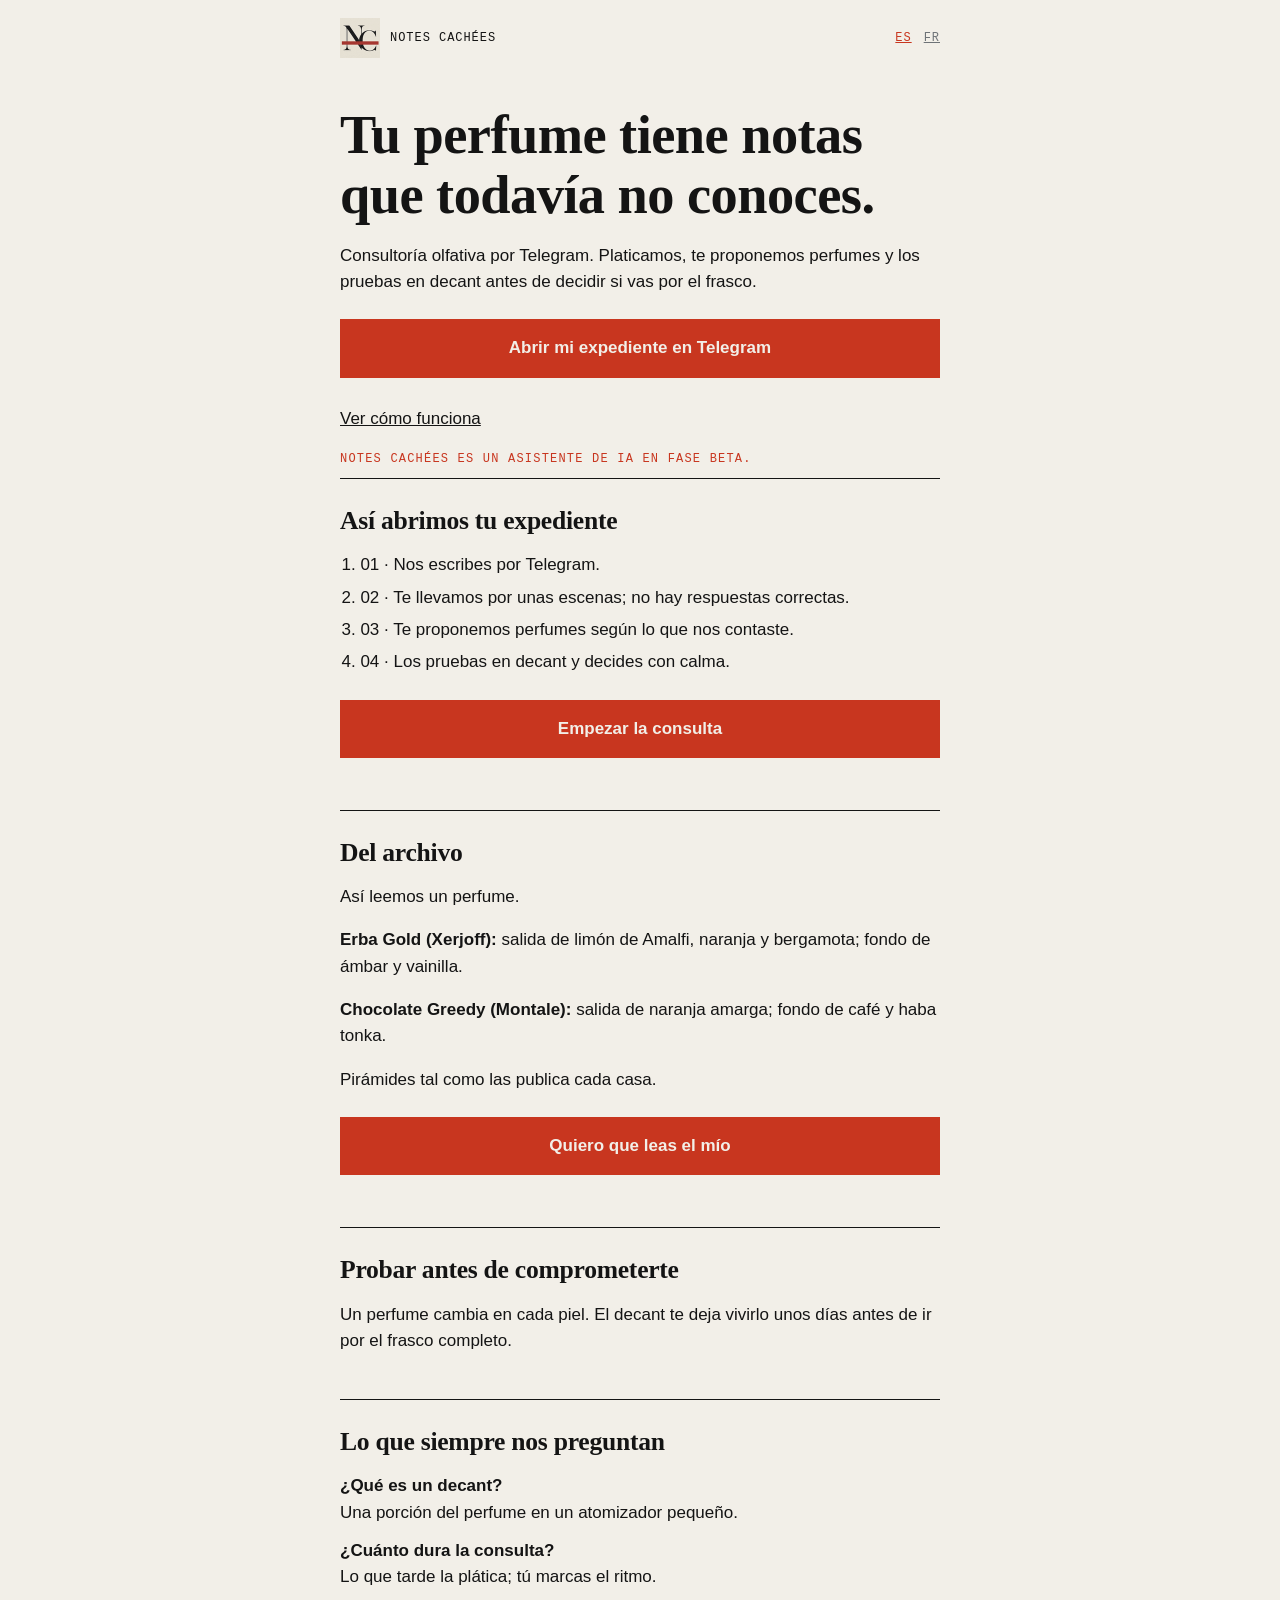
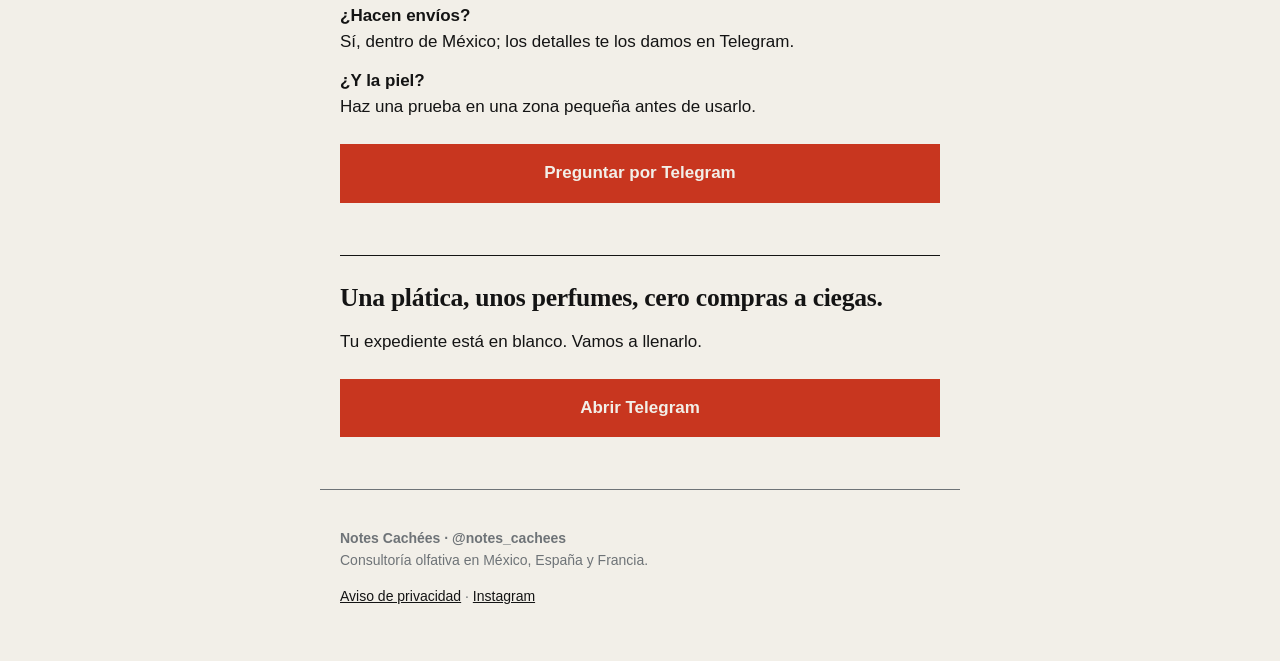
<file: index.html>
<!doctype html><html lang="es-MX"><head><meta charset="utf-8"><meta name="viewport" content="width=device-width,initial-scale=1"><title>Notes Cachées</title><meta name="description" content="Consultoría olfativa por Telegram. Platicamos, te proponemos perfumes y los pruebas en decant antes de decidir si vas por el frasco."><link rel="icon" type="image/png" sizes="32x32" href="favicon-32.png"><link rel="apple-touch-icon" href="apple-touch-icon.png">
<meta property="og:type" content="website"><meta property="og:site_name" content="Notes Cachées"><meta property="og:locale" content="es_MX"><meta property="og:url" content="https://eherrador.github.io/notes-cachees/"><meta property="og:title" content="Tu perfume tiene notas que todavía no conoces."><meta property="og:description" content="Consultoría olfativa por Telegram. Platicamos, te proponemos perfumes y los pruebas en decant antes de decidir si vas por el frasco."><meta property="og:image" content="https://eherrador.github.io/notes-cachees/og.png"><meta property="og:image:width" content="1200"><meta property="og:image:height" content="630"><meta property="og:image:alt" content="Notes Cachées"><meta name="twitter:card" content="summary_large_image"><meta name="twitter:title" content="Tu perfume tiene notas que todavía no conoces."><meta name="twitter:description" content="Consultoría olfativa por Telegram. Platicamos, te proponemos perfumes y los pruebas en decant antes de decidir si vas por el frasco."><meta name="twitter:image" content="https://eherrador.github.io/notes-cachees/og.png">
<link rel="stylesheet" href="style.css"></head><body>
<header><span class="brand"><img src="nc-80.png" width="40" height="40" alt="">Notes Cachées</span><nav><a href="./" aria-current="page">ES</a><a href="fr/" hreflang="fr">FR</a></nav></header>
<main>
<h1>Tu perfume tiene notas que todavía no conoces.</h1><p>Consultoría olfativa por Telegram. Platicamos, te proponemos perfumes y los pruebas en decant antes de decidir si vas por el frasco.</p><a class="cta" href="https://t.me/notes_cachees_bot">Abrir mi expediente en Telegram</a><a class="cta2" href="#como">Ver cómo funciona</a>
<p class="tag">Notes Cachées es un asistente de IA en fase beta.</p>
<section id="como"><h2>Así abrimos tu expediente</h2><ol><li>01 · Nos escribes por Telegram.</li><li>02 · Te llevamos por unas escenas; no hay respuestas correctas.</li><li>03 · Te proponemos perfumes según lo que nos contaste.</li><li>04 · Los pruebas en decant y decides con calma.</li></ol><a class="cta" href="https://t.me/notes_cachees_bot">Empezar la consulta</a></section>
<section><h2>Del archivo</h2><p>Así leemos un perfume.</p><p><b>Erba Gold (Xerjoff):</b> salida de limón de Amalfi, naranja y bergamota; fondo de ámbar y vainilla.</p><p><b>Chocolate Greedy (Montale):</b> salida de naranja amarga; fondo de café y haba tonka.</p><p>Pirámides tal como las publica cada casa.</p><a class="cta" href="https://t.me/notes_cachees_bot">Quiero que leas el mío</a></section>
<section><h2>Probar antes de comprometerte</h2><p>Un perfume cambia en cada piel. El decant te deja vivirlo unos días antes de ir por el frasco completo.</p></section>
<section><h2>Lo que siempre nos preguntan</h2><dl><dt>¿Qué es un decant?</dt><dd>Una porción del perfume en un atomizador pequeño.</dd><dt>¿Cuánto dura la consulta?</dt><dd>Lo que tarde la plática; tú marcas el ritmo.</dd><dt>¿Hacen envíos?</dt><dd>Sí, dentro de México; los detalles te los damos en Telegram.</dd><dt>¿Y la piel?</dt><dd>Haz una prueba en una zona pequeña antes de usarlo.</dd></dl><a class="cta" href="https://t.me/notes_cachees_bot">Preguntar por Telegram</a></section>
<section><h2>Una plática, unos perfumes, cero compras a ciegas.</h2><p>Tu expediente está en blanco. Vamos a llenarlo.</p><a class="cta" href="https://t.me/notes_cachees_bot">Abrir Telegram</a></section>
</main>
<footer><p><strong>Notes Cachées · @notes_cachees</strong><br>Consultoría olfativa en México, España y Francia.</p><p><a href="privacidad.html">Aviso de privacidad</a> · <a href="https://www.instagram.com/notes_cachees/">Instagram</a></p></footer>
</body></html>
</file>
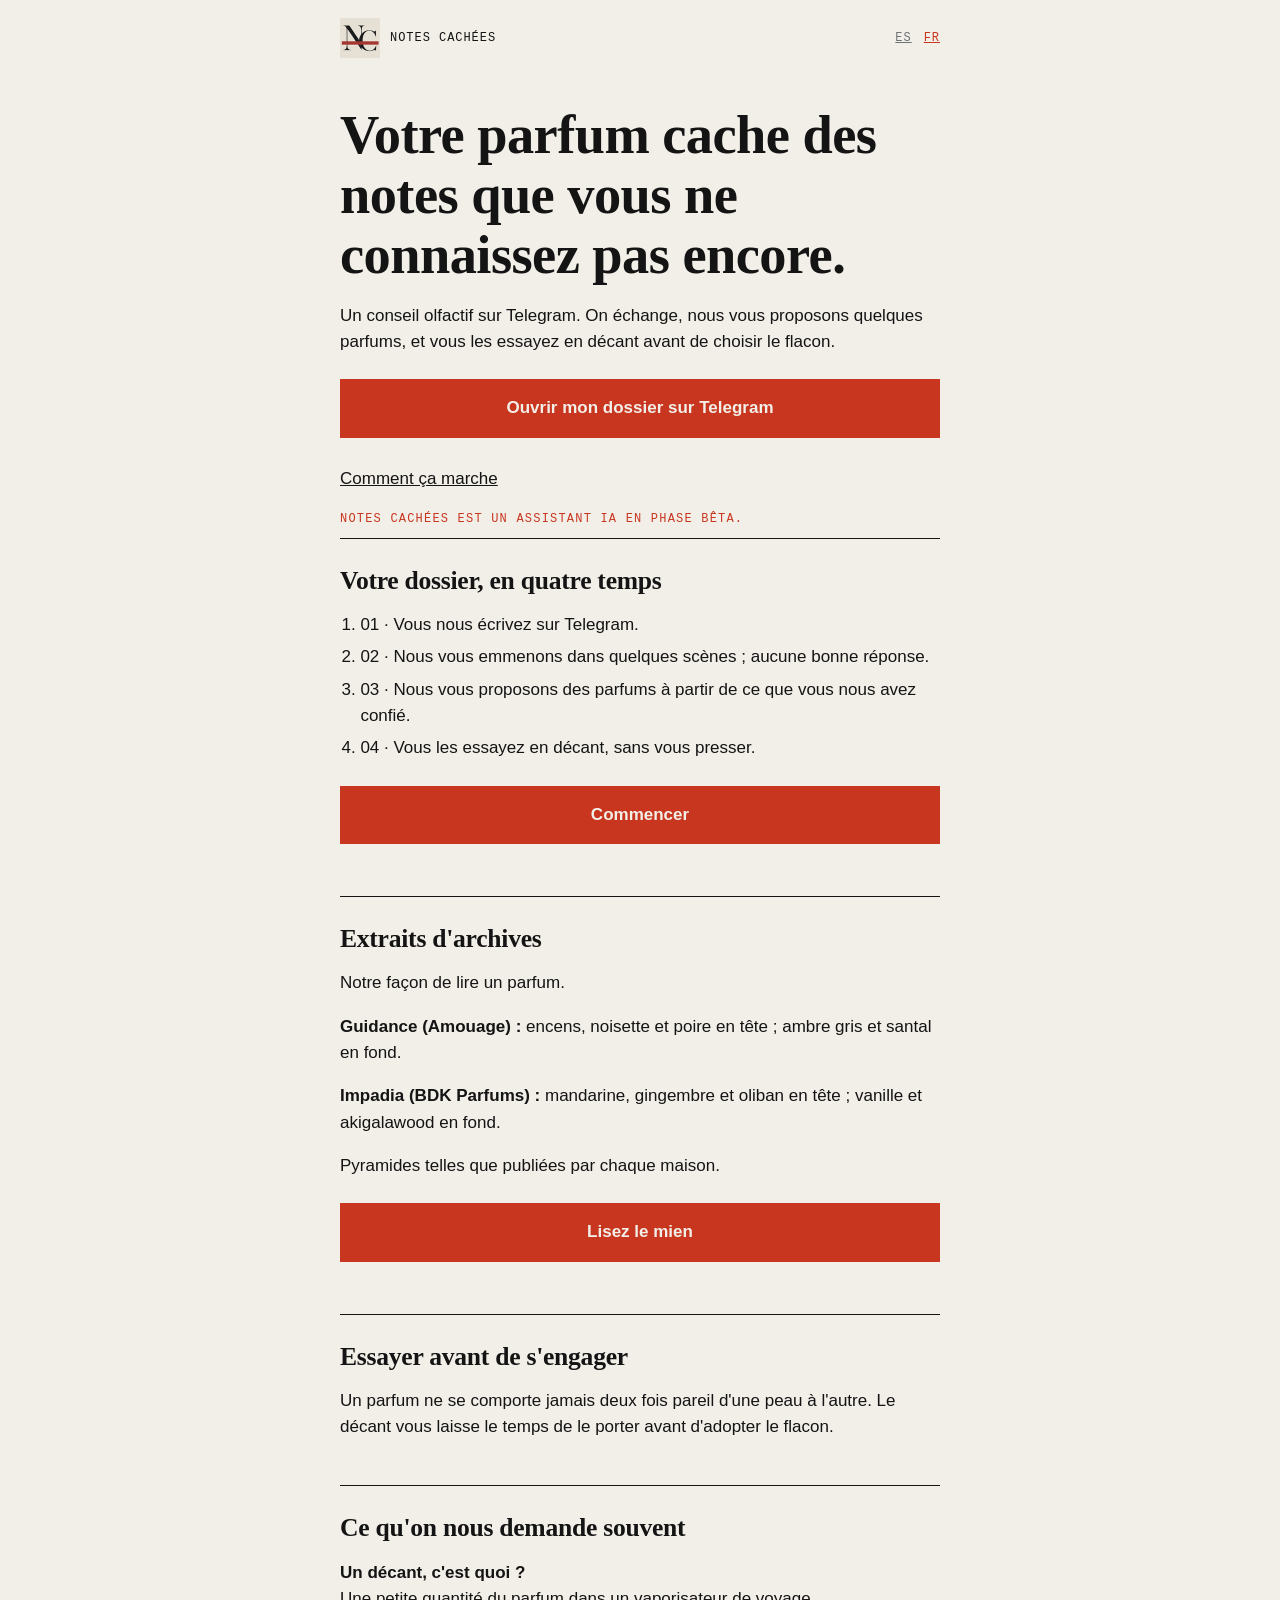
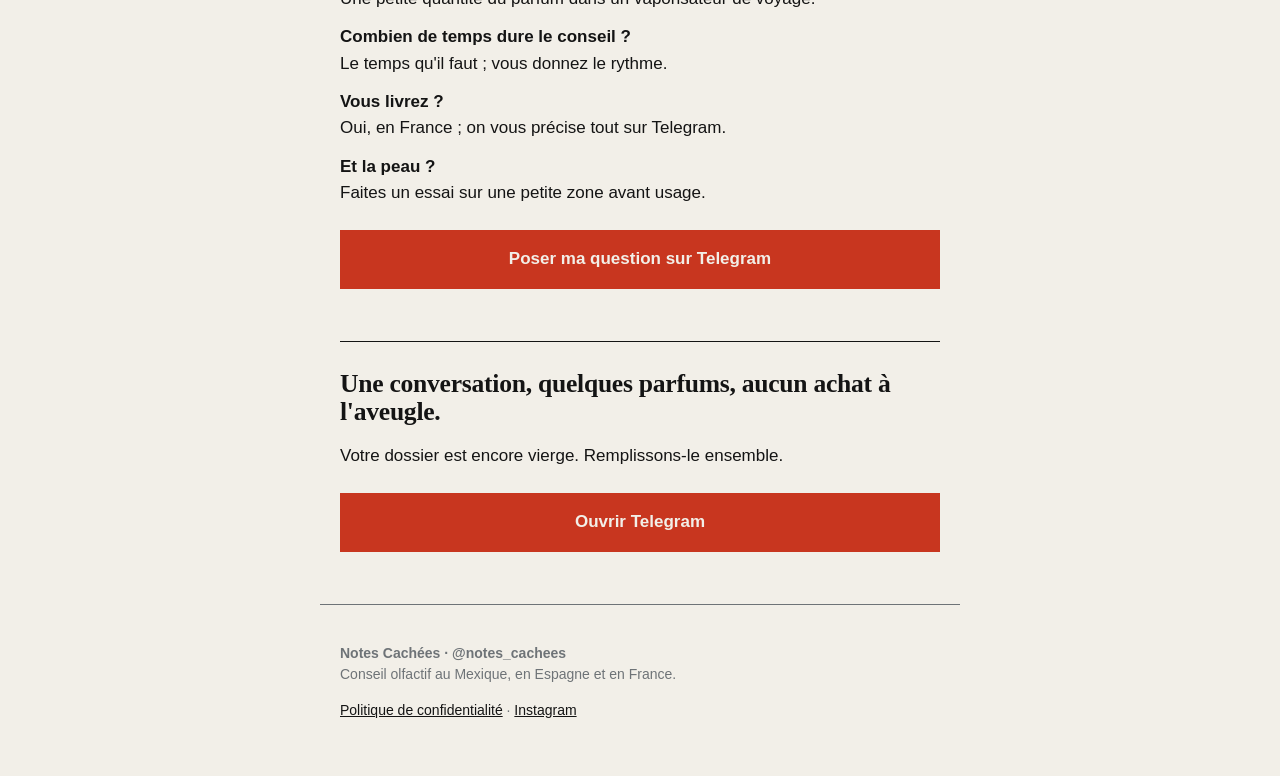
<file: fr/index.html>
<!doctype html><html lang="fr-FR"><head><meta charset="utf-8"><meta name="viewport" content="width=device-width,initial-scale=1"><title>Notes Cachées</title><meta name="description" content="Un conseil olfactif sur Telegram. On échange, nous vous proposons quelques parfums, et vous les essayez en décant avant de choisir le flacon."><link rel="icon" type="image/png" sizes="32x32" href="../favicon-32.png"><link rel="apple-touch-icon" href="../apple-touch-icon.png">
<meta property="og:type" content="website"><meta property="og:site_name" content="Notes Cachées"><meta property="og:locale" content="fr_FR"><meta property="og:url" content="https://eherrador.github.io/notes-cachees/fr/"><meta property="og:title" content="Votre parfum cache des notes que vous ne connaissez pas encore."><meta property="og:description" content="Un conseil olfactif sur Telegram. On échange, nous vous proposons quelques parfums, et vous les essayez en décant avant de choisir le flacon."><meta property="og:image" content="https://eherrador.github.io/notes-cachees/og.png"><meta property="og:image:width" content="1200"><meta property="og:image:height" content="630"><meta property="og:image:alt" content="Notes Cachées"><meta name="twitter:card" content="summary_large_image"><meta name="twitter:title" content="Votre parfum cache des notes que vous ne connaissez pas encore."><meta name="twitter:description" content="Un conseil olfactif sur Telegram. On échange, nous vous proposons quelques parfums, et vous les essayez en décant avant de choisir le flacon."><meta name="twitter:image" content="https://eherrador.github.io/notes-cachees/og.png">
<link rel="stylesheet" href="../style.css"></head><body>
<header><span class="brand"><img src="../nc-80.png" width="40" height="40" alt="">Notes Cachées</span><nav><a href="../" hreflang="es-MX">ES</a><a href="./" aria-current="page">FR</a></nav></header>
<main>
<h1>Votre parfum cache des notes que vous ne connaissez pas encore.</h1><p>Un conseil olfactif sur Telegram. On échange, nous vous proposons quelques parfums, et vous les essayez en décant avant de choisir le flacon.</p><a class="cta" href="https://t.me/notes_cachees_bot">Ouvrir mon dossier sur Telegram</a><a class="cta2" href="#como">Comment ça marche</a>
<p class="tag">Notes Cachées est un assistant IA en phase bêta.</p>
<section id="como"><h2>Votre dossier, en quatre temps</h2><ol><li>01 · Vous nous écrivez sur Telegram.</li><li>02 · Nous vous emmenons dans quelques scènes ; aucune bonne réponse.</li><li>03 · Nous vous proposons des parfums à partir de ce que vous nous avez confié.</li><li>04 · Vous les essayez en décant, sans vous presser.</li></ol><a class="cta" href="https://t.me/notes_cachees_bot">Commencer</a></section>
<section><h2>Extraits d'archives</h2><p>Notre façon de lire un parfum.</p><p><b>Guidance (Amouage) :</b> encens, noisette et poire en tête ; ambre gris et santal en fond.</p><p><b>Impadia (BDK Parfums) :</b> mandarine, gingembre et oliban en tête ; vanille et akigalawood en fond.</p><p>Pyramides telles que publiées par chaque maison.</p><a class="cta" href="https://t.me/notes_cachees_bot">Lisez le mien</a></section>
<section><h2>Essayer avant de s'engager</h2><p>Un parfum ne se comporte jamais deux fois pareil d'une peau à l'autre. Le décant vous laisse le temps de le porter avant d'adopter le flacon.</p></section>
<section><h2>Ce qu'on nous demande souvent</h2><dl><dt>Un décant, c'est quoi ?</dt><dd>Une petite quantité du parfum dans un vaporisateur de voyage.</dd><dt>Combien de temps dure le conseil ?</dt><dd>Le temps qu'il faut ; vous donnez le rythme.</dd><dt>Vous livrez ?</dt><dd>Oui, en France ; on vous précise tout sur Telegram.</dd><dt>Et la peau ?</dt><dd>Faites un essai sur une petite zone avant usage.</dd></dl><a class="cta" href="https://t.me/notes_cachees_bot">Poser ma question sur Telegram</a></section>
<section><h2>Une conversation, quelques parfums, aucun achat à l'aveugle.</h2><p>Votre dossier est encore vierge. Remplissons-le ensemble.</p><a class="cta" href="https://t.me/notes_cachees_bot">Ouvrir Telegram</a></section>
</main>
<footer><p><strong>Notes Cachées · @notes_cachees</strong><br>Conseil olfactif au Mexique, en Espagne et en France.</p><p><a href="confidentialite.html">Politique de confidentialité</a> · <a href="https://www.instagram.com/notes_cachees/">Instagram</a></p></footer>
</body></html>
</file>
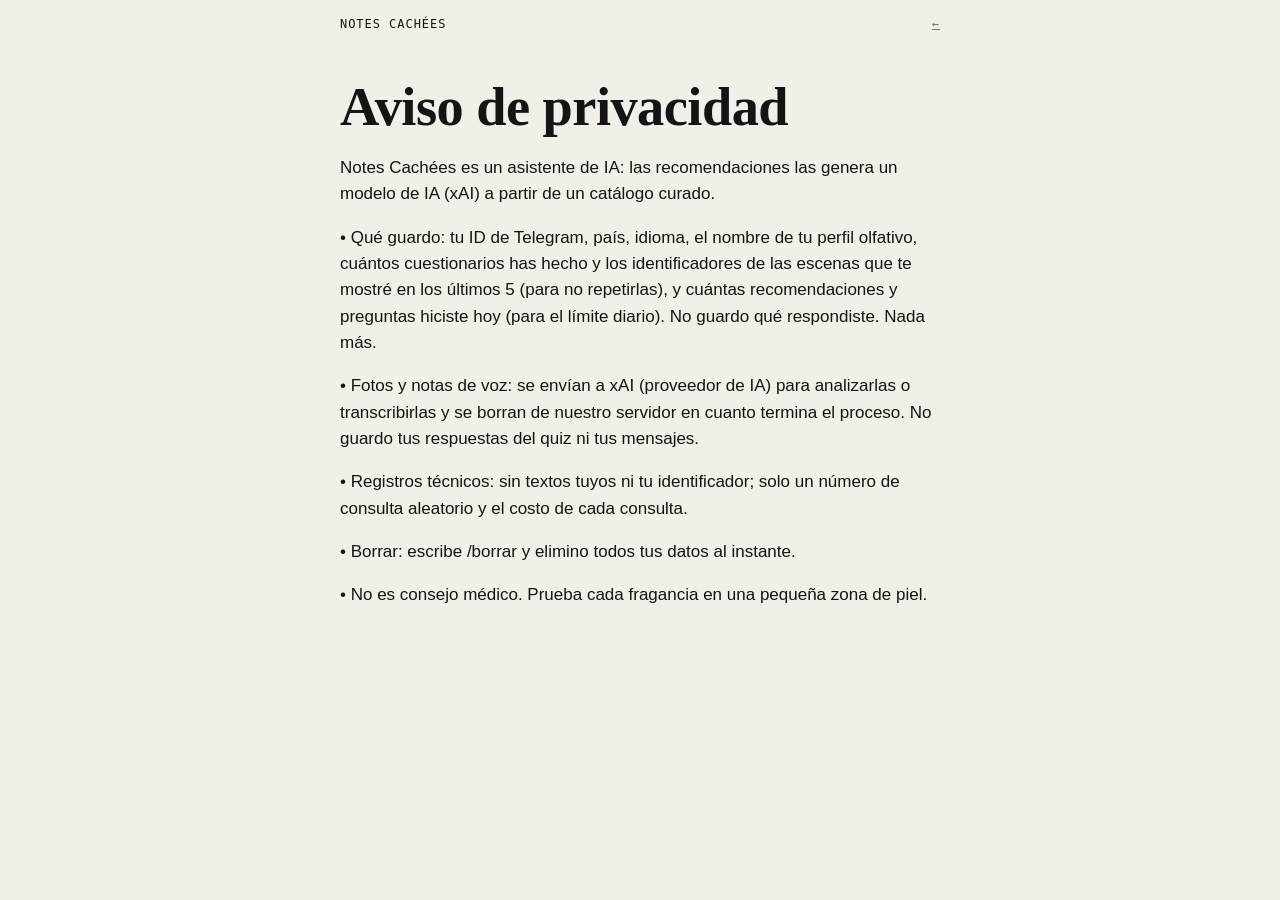
<file: privacidad.html>
<!doctype html><html lang="es-MX"><head><meta charset="utf-8"><meta name="viewport" content="width=device-width,initial-scale=1"><title>Aviso de privacidad — Notes Cachées</title><link rel="stylesheet" href="style.css"></head><body><header><span>Notes Cachées</span><nav><a href="./">←</a></nav></header><main class="priv"><h1>Aviso de privacidad</h1><p>Notes Cachées es un asistente de IA: las recomendaciones las genera un modelo de IA (xAI) a partir de un catálogo curado.</p><p>• Qué guardo: tu ID de Telegram, país, idioma, el nombre de tu perfil olfativo, cuántos cuestionarios has hecho y los identificadores de las escenas que te mostré en los últimos 5 (para no repetirlas), y cuántas recomendaciones y preguntas hiciste hoy (para el límite diario). No guardo qué respondiste. Nada más.</p><p>• Fotos y notas de voz: se envían a xAI (proveedor de IA) para analizarlas o transcribirlas y se borran de nuestro servidor en cuanto termina el proceso. No guardo tus respuestas del quiz ni tus mensajes.</p><p>• Registros técnicos: sin textos tuyos ni tu identificador; solo un número de consulta aleatorio y el costo de cada consulta.</p><p>• Borrar: escribe /borrar y elimino todos tus datos al instante.</p><p>• No es consejo médico. Prueba cada fragancia en una pequeña zona de piel.</p></main></body></html>
</file>
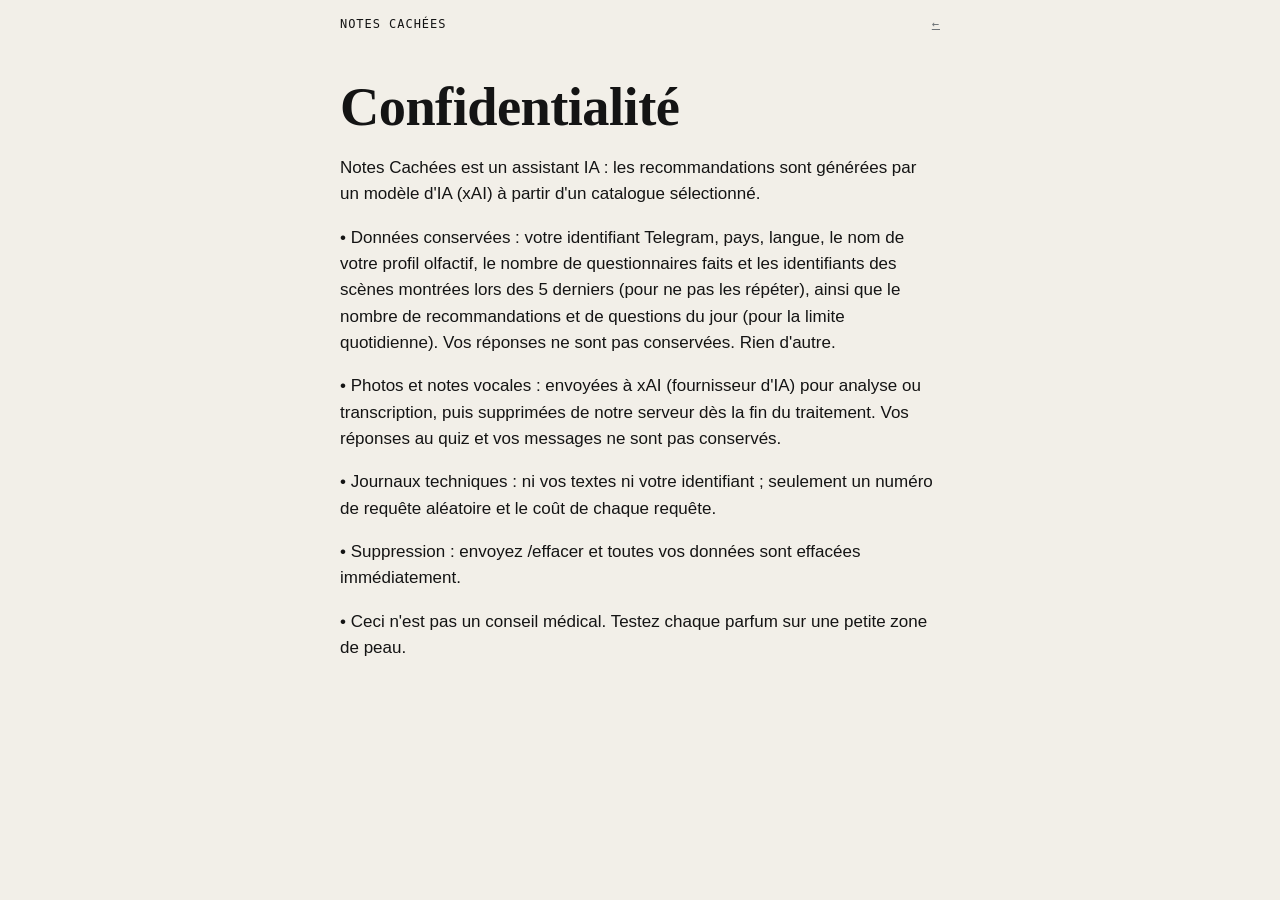
<file: fr/confidentialite.html>
<!doctype html><html lang="fr-FR"><head><meta charset="utf-8"><meta name="viewport" content="width=device-width,initial-scale=1"><title>Confidentialité — Notes Cachées</title><link rel="stylesheet" href="../style.css"></head><body><header><span>Notes Cachées</span><nav><a href="./">←</a></nav></header><main class="priv"><h1>Confidentialité</h1><p>Notes Cachées est un assistant IA : les recommandations sont générées par un modèle d&#x27;IA (xAI) à partir d&#x27;un catalogue sélectionné.</p><p>• Données conservées : votre identifiant Telegram, pays, langue, le nom de votre profil olfactif, le nombre de questionnaires faits et les identifiants des scènes montrées lors des 5 derniers (pour ne pas les répéter), ainsi que le nombre de recommandations et de questions du jour (pour la limite quotidienne). Vos réponses ne sont pas conservées. Rien d&#x27;autre.</p><p>• Photos et notes vocales : envoyées à xAI (fournisseur d&#x27;IA) pour analyse ou transcription, puis supprimées de notre serveur dès la fin du traitement. Vos réponses au quiz et vos messages ne sont pas conservés.</p><p>• Journaux techniques : ni vos textes ni votre identifiant ; seulement un numéro de requête aléatoire et le coût de chaque requête.</p><p>• Suppression : envoyez /effacer et toutes vos données sont effacées immédiatement.</p><p>• Ceci n&#x27;est pas un conseil médical. Testez chaque parfum sur une petite zone de peau.</p></main></body></html>
</file>
<file: style.css>
:root{--p:#F2EFE8;--i:#141414;--r:#C8361F;--g:#6E7377}
*{box-sizing:border-box}html{-webkit-text-size-adjust:100%}
body{margin:0;background:var(--p);color:var(--i);font:17px/1.55 -apple-system,"Segoe UI",Inter,Roboto,sans-serif}
main,header,footer{max-width:640px;margin:0 auto;padding:0 20px}
header{display:flex;justify-content:space-between;align-items:center;padding-top:18px;font:12px/1 ui-monospace,Menlo,monospace;letter-spacing:.08em;text-transform:uppercase}
header nav a{color:var(--g);margin-left:12px}header nav a[aria-current]{color:var(--r)}
h1,h2{font-family:"Iowan Old Style","Charter",Georgia,serif;font-weight:600;line-height:1.1;letter-spacing:-.01em}
h1{font-size:clamp(2.2rem,9vw,3.4rem);margin:48px 0 16px}
h2{font-size:1.6rem;margin:0 0 12px}
section{border-top:1px solid var(--i);padding:28px 0}
.tag{font:12px ui-monospace,Menlo,monospace;color:var(--r);text-transform:uppercase;letter-spacing:.1em}
.cta{display:block;text-align:center;background:var(--i);color:var(--p);text-decoration:none;padding:16px;font-weight:600;margin:24px 0;border-bottom:4px solid var(--r)}
ol{padding-left:1.2em}li{margin:6px 0}
.pend{border:2px dashed var(--r);color:var(--r);padding:16px;font:14px ui-monospace,monospace}
footer{color:var(--g);font-size:14px;padding:24px 20px 40px;border-top:1px solid var(--g)}footer a{color:var(--i)}
.priv p{white-space:pre-line}
.cta2{display:inline-block;color:var(--i);margin:4px 0 8px}
.cta{background:var(--r);color:var(--p);border-bottom:0}
dl dt{font-weight:600;margin-top:12px}dl dd{margin:0}
.brand{display:flex;align-items:center;gap:10px}.brand img{display:block;mix-blend-mode:multiply}
</file>
